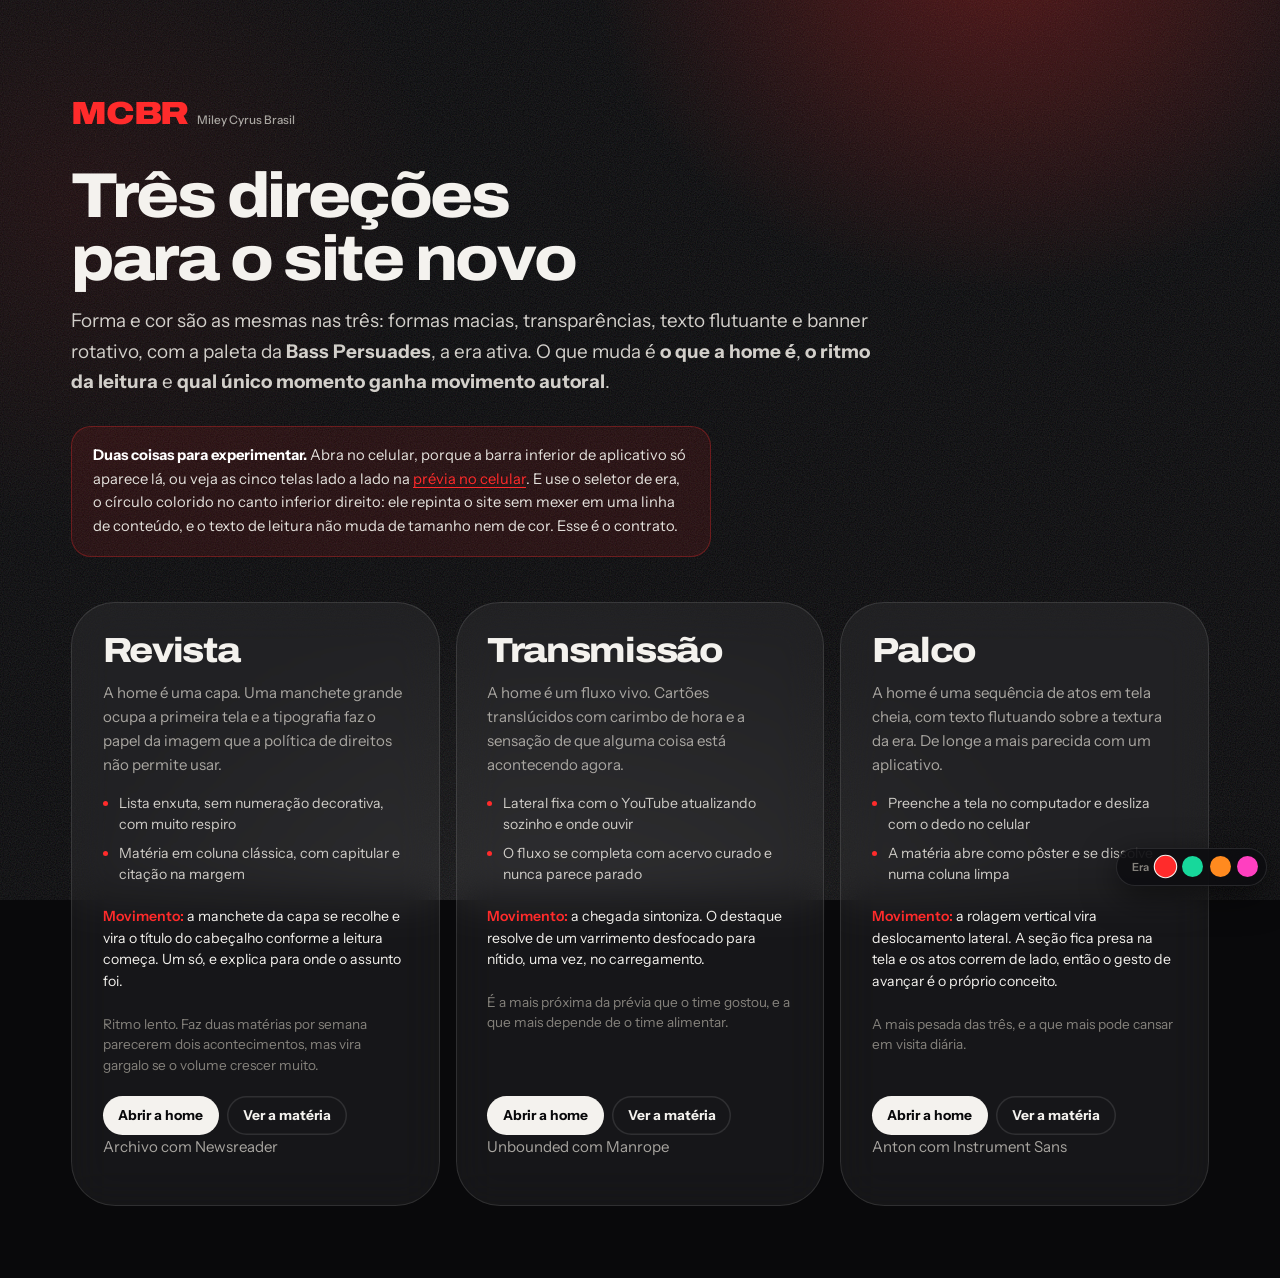
<file: index.html>
<!doctype html>
<html lang="pt-BR" data-era="bass-persuades">
<head>
<meta charset="utf-8">
<meta name="robots" content="noindex, nofollow">
<meta name="viewport" content="width=device-width, initial-scale=1, viewport-fit=cover">
<meta name="theme-color" content="#09090B">
<title>MCBR · Três direções</title>
<link rel="preconnect" href="https://fonts.googleapis.com">
<link rel="preconnect" href="https://fonts.gstatic.com" crossorigin>
<link href="https://fonts.googleapis.com/css2?family=Archivo:wdth,wght@62..125,100..900&family=Instrument+Sans:wght@400..700&display=swap" rel="stylesheet">
<link rel="stylesheet" href="assets/base.css">
<style>
  body { font-family: 'Instrument Sans', ui-sans-serif, system-ui, sans-serif; }
  .env { max-width: 1240px; margin-inline: auto; padding-inline: var(--pad); }
  .capa { padding: clamp(3rem, 10vh, 6rem) 0 clamp(2rem, 5vh, 3rem); }
  .marca b { font-family: 'Archivo', sans-serif; font-size: 2rem; font-variation-settings: 'wdth' 118; }
  h1 {
    font-family: 'Archivo', sans-serif; font-variation-settings: 'wdth' 110;
    font-weight: 800; letter-spacing: -.04em; line-height: 1;
    font-size: clamp(2.1rem, 1.4rem + 3.2vw, 4rem);
    margin: 1.6rem 0 1rem; max-width: 18ch; text-wrap: balance;
  }
  .sub { font-size: clamp(1rem, .94rem + .4vw, 1.18rem); line-height: 1.6; color: #D2CFCA; max-width: 62ch; margin: 0; }
  .aviso {
    margin-top: 1.8rem; padding: 1.1rem 1.3rem; border-radius: var(--r);
    background: rgba(var(--era-rgb), .1); border: 1px solid rgba(var(--era-rgb), .3);
    font-size: .92rem; line-height: 1.6; color: #E4E1DC; max-width: 64ch;
  }
  .aviso b { color: #fff; }
  .aviso a { color: var(--era); text-underline-offset: .2em; }

  .grade { display: grid; grid-template-columns: repeat(auto-fit, minmax(18rem, 1fr)); gap: 1rem; padding-bottom: clamp(3rem, 8vh, 5rem); }
  .cartao {
    display: flex; flex-direction: column;
    padding: clamp(1.3rem, 3vw, 1.9rem);
    border-radius: var(--r-xl);
    background: var(--glass); border: 1px solid var(--line);
    backdrop-filter: blur(20px) saturate(1.4); -webkit-backdrop-filter: blur(20px) saturate(1.4);
    position: relative; overflow: hidden;
    transition: transform .4s var(--ease-out), border-color .35s var(--ease);
  }
  .cartao:hover { transform: translateY(-5px); border-color: rgba(var(--era-rgb), .5); }
  .cartao::after {
    content: ''; pointer-events: none;
    position: absolute; inset: auto -5rem -9rem auto;
    width: 18rem; height: 18rem; border-radius: 50%;
    background: radial-gradient(circle, rgba(var(--era-rgb), .3), transparent 68%);
    opacity: 0; transition: opacity .4s var(--ease);
  }
  .cartao:hover::after { opacity: 1; }
  .cartao > * { position: relative; }
  .cartao h2 {
    font-family: 'Archivo', sans-serif; font-variation-settings: 'wdth' 112;
    font-weight: 800; letter-spacing: -.038em;
    font-size: clamp(1.6rem, 1.3rem + 1.1vw, 2.2rem); line-height: 1; margin: 0 0 .8rem;
  }
  .cartao p { margin: 0 0 1rem; color: var(--paper-2); font-size: .94rem; line-height: 1.6; }
  .cartao ul { list-style: none; margin: 0 0 1.3rem; padding: 0; display: grid; gap: .45rem; }
  .cartao li { font-size: .88rem; color: #CFCCC7; padding-left: 1rem; position: relative; line-height: 1.5; }
  .cartao li::before { content: ''; position: absolute; left: 0; top: .55em; width: 5px; height: 5px; border-radius: 50%; background: var(--era); }
  .cartao .risco { color: var(--paper-3); font-size: .85rem; margin: 0 0 1.3rem; line-height: 1.5; }
  .cartao .momento { font-size: .88rem; color: var(--paper); margin: 0 0 1.3rem; line-height: 1.55; }
  .cartao .momento b { color: var(--era); font-weight: 600; }
  .links { margin-top: auto; display: flex; gap: .5rem; flex-wrap: wrap; }
  .links a { font-size: .86rem; padding: .66em 1.15em; }
  .tipos { font-size: .82rem; color: var(--paper-3); margin-top: 1rem; }
</style>
</head>
<body>
<div class="textura"></div>

<div class="camada env">

  <header class="capa">
    <span class="marca"><b>MCBR</b><span>Miley Cyrus Brasil</span></span>
    <h1>Três direções para o site novo</h1>
    <p class="sub">Forma e cor são as mesmas nas três: formas macias, transparências, texto flutuante e banner rotativo, com a paleta da <b>Bass Persuades</b>, a era ativa. O que muda é <b>o que a home é</b>, <b>o ritmo da leitura</b> e <b>qual único momento ganha movimento autoral</b>.</p>
    <div class="aviso">
      <b>Duas coisas para experimentar.</b> Abra no celular, porque a barra inferior de aplicativo só aparece lá, ou veja as cinco telas lado a lado na <a href="previa-celular.html">prévia no celular</a>. E use o seletor de era, o círculo colorido no canto inferior direito: ele repinta o site sem mexer em uma linha de conteúdo, e o texto de leitura não muda de tamanho nem de cor. Esse é o contrato.
    </div>
  </header>

  <main class="grade">

    <article class="cartao">
      <h2>Revista</h2>
      <p>A home é uma capa. Uma manchete grande ocupa a primeira tela e a tipografia faz o papel da imagem que a política de direitos não permite usar.</p>
      <ul>
        <li>Lista enxuta, sem numeração decorativa, com muito respiro</li>
        <li>Matéria em coluna clássica, com capitular e citação na margem</li>
      </ul>
      <p class="momento"><b>Movimento:</b> a manchete da capa se recolhe e vira o título do cabeçalho conforme a leitura começa. Um só, e explica para onde o assunto foi.</p>
      <p class="risco">Ritmo lento. Faz duas matérias por semana parecerem dois acontecimentos, mas vira gargalo se o volume crescer muito.</p>
      <div class="links">
        <a class="btn" href="revista/index.html">Abrir a home</a>
        <a class="btn vazado" href="revista/materia.html">Ver a matéria</a>
      </div>
      <p class="tipos">Archivo com Newsreader</p>
    </article>

    <article class="cartao">
      <h2>Transmissão</h2>
      <p>A home é um fluxo vivo. Cartões translúcidos com carimbo de hora e a sensação de que alguma coisa está acontecendo agora.</p>
      <ul>
        <li>Lateral fixa com o YouTube atualizando sozinho e onde ouvir</li>
        <li>O fluxo se completa com acervo curado e nunca parece parado</li>
      </ul>
      <p class="momento"><b>Movimento:</b> a chegada sintoniza. O destaque resolve de um varrimento desfocado para nítido, uma vez, no carregamento.</p>
      <p class="risco">É a mais próxima da prévia que o time gostou, e a que mais depende de o time alimentar.</p>
      <div class="links">
        <a class="btn" href="transmissao/index.html">Abrir a home</a>
        <a class="btn vazado" href="transmissao/materia.html">Ver a matéria</a>
      </div>
      <p class="tipos">Unbounded com Manrope</p>
    </article>

    <article class="cartao">
      <h2>Palco</h2>
      <p>A home é uma sequência de atos em tela cheia, com texto flutuando sobre a textura da era. De longe a mais parecida com um aplicativo.</p>
      <ul>
        <li>Preenche a tela no computador e desliza com o dedo no celular</li>
        <li>A matéria abre como pôster e se dissolve numa coluna limpa</li>
      </ul>
      <p class="momento"><b>Movimento:</b> a rolagem vertical vira deslocamento lateral. A seção fica presa na tela e os atos correm de lado, então o gesto de avançar é o próprio conceito.</p>
      <p class="risco">A mais pesada das três, e a que mais pode cansar em visita diária.</p>
      <div class="links">
        <a class="btn" href="palco/index.html">Abrir a home</a>
        <a class="btn vazado" href="palco/materia.html">Ver a matéria</a>
      </div>
      <p class="tipos">Anton com Instrument Sans</p>
    </article>

  </main>

</div>

<script src="assets/conteudo.js"></script>
<script src="assets/comum.js"></script>
</body>
</html>
</file>
<file: assets/base.css>
/* ============================================================
   MCBR · Base compartilhada pelas três direções
   A Era controla APENAS cor, textura de fundo e fonte de título.
   Nunca layout, nunca tamanho ou cor do texto de leitura.
   ============================================================ */

*, *::before, *::after { box-sizing: border-box; }
html {
  -webkit-text-size-adjust: 100%;
  color-scheme: dark;
  scroll-behavior: smooth;
  /* clip, nao hidden: hidden transforma o elemento em container de
     rolagem e quebra o pin do ScrollTrigger. */
  overflow-x: clip;
}
@media (prefers-reduced-motion: reduce) { html { scroll-behavior: auto; } }
body { margin: 0; }
img, svg, video { display: block; max-width: 100%; }
button, input { font: inherit; color: inherit; }
a { color: inherit; }

/* ---------- Tokens fixos ---------- */
:root {
  --ink:      #09090B;
  --ink-1:    #101015;
  --ink-2:    #17171D;
  --paper:    #F4F2EE;
  --paper-2:  #A9A6A1;
  --paper-3:  #85827C;
  --line:     rgba(255,255,255,.11);
  --line-2:   rgba(255,255,255,.055);
  --glass:    rgba(255,255,255,.055);

  --r-sm: 12px;
  --r:    20px;
  --r-lg: 30px;
  --r-xl: 44px;
  --pill: 999px;

  --ease: cubic-bezier(.22,.61,.36,1);
  --ease-out: cubic-bezier(.16,1,.3,1);

  --pad: clamp(1.15rem, 4vw, 3.5rem);
  --maxw: 1720px;

  --sans: 'Inter', ui-sans-serif, system-ui, -apple-system, 'Segoe UI', Roboto, sans-serif;
}

/* ---------- Eras ----------
   Bass Persuades é a Era Ativa: preto e branco de alto contraste com
   vermelho de sinal. Fixada pelo briefing, não escolhida por hábito. */
:root, [data-era="bass-persuades"] {
  --era:      #FF2B2B;
  --era-deep: #8E0512;
  --era-soft: #FF6B5A;
  --era-rgb:  255, 43, 43;
  --era-tex-1: rgba(255, 43, 43, .30);
  --era-tex-2: rgba(255, 43, 43, .08);
  --era-tex-3: rgba(255, 255, 255, .07);
  --era-contraste: #0A0A0C;
}
[data-era="something-beautiful"] {
  --era:      #17D89B; --era-deep: #06614A; --era-soft: #8CF0CF;
  --era-rgb:  23, 216, 155;
  --era-tex-1: rgba(23, 216, 155, .26);
  --era-tex-2: rgba(140, 90, 255, .16);
  --era-tex-3: rgba(255, 255, 255, .07);
  --era-contraste: #04241B;
}
[data-era="endless-summer"] {
  --era:      #FF8A1F; --era-deep: #8A3B00; --era-soft: #FFC978;
  --era-rgb:  255, 138, 31;
  --era-tex-1: rgba(255, 138, 31, .28);
  --era-tex-2: rgba(255, 210, 90, .14);
  --era-tex-3: rgba(255, 255, 255, .07);
  --era-contraste: #2A1200;
}
[data-era="bangerz"] {
  --era:      #FF3FC0; --era-deep: #8C0060; --era-soft: #FFA0E2;
  --era-rgb:  255, 63, 192;
  --era-tex-1: rgba(255, 63, 192, .28);
  --era-tex-2: rgba(120, 90, 255, .18);
  --era-tex-3: rgba(255, 255, 255, .07);
  --era-contraste: #23001A;
}

body {
  background: var(--ink);
  color: var(--paper);
  font-family: var(--sans);
  font-size: 16px;
  line-height: 1.5;
  -webkit-font-smoothing: antialiased;
  text-rendering: optimizeLegibility;
  padding-bottom: env(safe-area-inset-bottom);
}

/* ---------- Superfícies do navegador ----------
   As partes que não desenhamos também carregam o desenho. Cursor,
   seleção, barra de rolagem e algarismos vêm com padrão que não
   pertence a sistema de design nenhum. */
:root { accent-color: var(--era); scrollbar-color: rgba(255,255,255,.2) transparent; }
::selection { background: var(--era); color: var(--era-contraste); }
::-webkit-scrollbar { width: 11px; height: 11px; }
::-webkit-scrollbar-track { background: transparent; }
::-webkit-scrollbar-thumb {
  background: rgba(255,255,255,.16);
  border-radius: var(--pill);
  border: 3px solid var(--ink);
}
::-webkit-scrollbar-thumb:hover { background: rgba(255,255,255,.3); }
input, textarea { caret-color: var(--era); }
time, .tab-num { font-variant-numeric: tabular-nums; }

a, button, [role="button"] {
  touch-action: manipulation;
  -webkit-tap-highlight-color: rgba(var(--era-rgb), .22);
}
:focus-visible { outline: 2px solid var(--era); outline-offset: 3px; border-radius: 4px; }
[id] { scroll-margin-top: 6rem; }

/* Texto só para leitor de tela: avisos de troca de destaque, rótulos
   que a forma já dá ao olho e o teclado ainda precisa ouvir. */
.visualmente-oculto {
  position: absolute; width: 1px; height: 1px; overflow: hidden;
  clip: rect(0 0 0 0); clip-path: inset(50%); white-space: nowrap;
}

/* Pular para o conteúdo: primeira parada do teclado em toda página */
.pular {
  position: fixed; top: .6rem; left: .6rem; z-index: 200;
  transform: translateY(-180%);
  background: var(--paper); color: var(--ink);
  padding: .7em 1.2em; border-radius: var(--pill);
  font-size: .85rem; font-weight: 700; text-decoration: none;
  transition: transform .2s var(--ease-out);
}
.pular:focus-visible { transform: none; }

/* ---------- Texturas de Era ---------- */
.textura {
  position: fixed;
  inset: 0;
  pointer-events: none;
  z-index: 0;
  background:
    radial-gradient(52vw 46vw at 78% -8%,  var(--era-tex-1), transparent 62%),
    radial-gradient(44vw 40vw at 6% 22%,   var(--era-tex-2), transparent 64%),
    radial-gradient(60vw 44vw at 44% 108%, var(--era-tex-3), transparent 66%);
  opacity: .95;
  transition: background 1.1s var(--ease);
}
.textura::after {
  content: '';
  position: absolute;
  inset: 0;
  opacity: .15;
  mix-blend-mode: overlay;
  background-image: url("data:image/svg+xml,%3Csvg xmlns='http://www.w3.org/2000/svg' width='180' height='180'%3E%3Cfilter id='n'%3E%3CfeTurbulence type='fractalNoise' baseFrequency='.85' numOctaves='3'/%3E%3C/filter%3E%3Crect width='180' height='180' filter='url(%23n)'/%3E%3C/svg%3E");
}
.camada { position: relative; z-index: 1; }

/* ---------- Marca ---------- */
.marca { display: inline-flex; align-items: baseline; gap: .55rem; text-decoration: none; }
.marca b {
  font-weight: 900;
  letter-spacing: -.04em;
  color: var(--era);
  transition: color .8s var(--ease);
}
.marca span {
  font-size: .74rem;
  color: var(--paper-2);
  font-weight: 500;
  white-space: nowrap;
}

/* ---------- Categoria ----------
   Taxonomia real do conteúdo (Notícia ou Coluna), não rótulo decorativo. */
.et {
  align-self: flex-start;
  display: inline-block;
  font-size: .74rem;
  font-weight: 700;
  padding: .3em .85em;
  border-radius: var(--pill);
  background: var(--era);
  color: var(--era-contraste);
  transition: background .8s var(--ease);
}
.et[data-cat="Coluna"] {
  background: transparent;
  color: var(--paper);
  box-shadow: inset 0 0 0 1.5px var(--line);
}

/* ---------- Metadados ----------
   Um separador por linha, no máximo. Cadeia de meio-ponto é o tique
   mais reconhecível de página gerada. O tempo de leitura vai para a
   direita, em coluna própria, em vez de virar terceiro item da cadeia. */
.meta {
  font-size: .82rem;
  color: var(--paper-2);
  display: flex;
  gap: .5rem;
  align-items: baseline;
  flex-wrap: wrap;
  font-variant-numeric: tabular-nums;
}
.meta b { font-weight: 600; color: var(--paper); }
.meta .sep { opacity: .38; }
.meta .dur { margin-left: auto; color: var(--paper-3); }

/* ============================================================
   LEITURA — idêntica nas três direções. É o contrato do projeto.
   ============================================================ */
.leitura {
  max-width: min(68ch, 100%);
  margin-inline: auto;
  font-size: clamp(1.0625rem, .97rem + .42vw, 1.1875rem);
  line-height: 1.72;
  color: #E9E6E1;
  text-wrap: pretty;
}
.leitura > p { margin: 0 0 1.45em; }
.leitura > p:first-of-type { font-size: 1.1em; line-height: 1.62; color: var(--paper); }
.leitura strong { color: #FFF; font-weight: 650; }
.leitura em { font-style: italic; }
.leitura a {
  color: var(--era);
  text-underline-offset: .22em;
  text-decoration-thickness: 1px;
}

.leitura h2 {
  margin: 2.5em 0 .7em;
  font-size: clamp(1.28rem, 1.1rem + .7vw, 1.6rem);
  line-height: 1.25;
  letter-spacing: -.02em;
  color: #FFF;
  font-weight: 700;
  text-wrap: balance;
}

.leitura blockquote {
  margin: 2.4em 0;
  padding: 0;
  font-size: clamp(1.25rem, 1.05rem + .85vw, 1.7rem);
  line-height: 1.34;
  letter-spacing: -.022em;
  color: #FFF;
  font-weight: 500;
  text-wrap: balance;
}
.leitura blockquote p { margin: 0 0 .55rem; }
.leitura blockquote::before {
  content: '';
  display: block;
  width: 3.4rem;
  height: 3px;
  background: var(--era);
  border-radius: var(--pill);
  margin-bottom: 1.1rem;
}
.leitura blockquote cite {
  display: block;
  font-size: .82rem;
  font-style: normal;
  color: var(--paper-2);
  font-weight: 600;
}

/* ============================================================
   BLOCOS DO PAINEL DENTRO DA LEITURA
   Um estilo por bloco do WordPress. A coluna de texto continua em
   68ch; só imagem, galeria e vídeo passam disso — e por uma medida
   declarada, não por sangria de tela cheia, que empurra a leitura
   para fora do campo de visão a cada foto.
   ============================================================ */
.leitura {
  /* Quanto cada bloco largo pode ultrapassar a coluna, de cada lado.
     Os 14px descontam a barra de rolagem, que 100vw inclui e o
     conteúdo não tem. */
  --sangra: clamp(0px, (100vw - 2 * var(--pad) - 68ch - 14px) / 2, 15rem);
}

.leitura figure,
.leitura .mt,
.leitura .lista-posts { margin: 2.7em 0; }

.leitura .fig img { width: 100%; height: auto; border-radius: var(--r); }

.leitura figcaption {
  margin-top: .75rem;
  display: flex; gap: .7rem; flex-wrap: wrap; align-items: baseline;
  font-size: .84rem; line-height: 1.5; color: var(--paper-2);
}
.leitura figcaption .cred {
  margin-left: auto;
  font-size: .78rem; letter-spacing: .01em;
  color: var(--paper-3); white-space: nowrap;
}

/* Largura ampla. Sem transform: um elemento grande transformado vira
   camada de composição e o Chrome para de rolar a página por cima. */
.leitura .larga { margin-inline: calc(var(--sangra) * -1); }

.leitura .dupla .par { display: grid; grid-template-columns: 1fr 1fr; gap: .6rem; }
.leitura .dupla .par img { width: 100%; height: 100%; object-fit: cover; border-radius: var(--r); aspect-ratio: 4/3; }
@media (max-width: 620px) { .leitura .dupla .par { grid-template-columns: 1fr; } }

/* Mídia e texto */
.leitura .mt {
  display: grid; grid-template-columns: 1fr 1fr;
  gap: clamp(1rem, 3vw, 2.2rem); align-items: center;
  margin-inline: calc(var(--sangra) * -1);
}
.leitura .mt figure { margin: 0; }
.leitura .mt img { width: 100%; border-radius: var(--r); }
.leitura .mt[data-lado="dir"] figure { order: 2; }
.leitura .mt-txt h3 {
  margin: 0 0 .5rem;
  font-size: 1.05em; line-height: 1.25; letter-spacing: -.015em;
  color: #FFF; font-weight: 700; text-wrap: balance;
}
.leitura .mt-txt p { margin: 0; font-size: .95em; line-height: 1.62; }
@media (max-width: 720px) {
  .leitura .mt { grid-template-columns: 1fr; }
  .leitura .mt[data-lado="dir"] figure { order: 0; }
}

/* Separador */
.leitura hr.sep {
  border: 0; width: 5.5rem; height: 1px; margin: 3.4em auto;
  background: linear-gradient(90deg, transparent, var(--line), transparent);
  position: relative; overflow: visible;
}
.leitura hr.sep::after {
  content: ''; position: absolute; left: 50%; top: 50%;
  width: 5px; height: 5px; margin: -2.5px 0 0 -2.5px;
  border-radius: 50%; background: var(--era);
  box-shadow: 0 0 12px rgba(var(--era-rgb), .9);
}

/* ---------- Embeds ---------- */
.leitura .embed { margin: 2.7em 0; }
.leitura .embed.video { margin-inline: calc(var(--sangra) * -1); }

.video-capa {
  display: block; position: relative; width: 100%; padding: 0; border: 0;
  background: #000; border-radius: var(--r); overflow: hidden;
  cursor: pointer; aspect-ratio: 16 / 9;
}
.video-capa img {
  width: 100%; height: 100%; object-fit: cover; opacity: .8;
  transition: opacity .45s var(--ease), transform .8s var(--ease-out);
}
.video-capa:hover img { opacity: 1; transform: scale(1.035); }
.video-play {
  position: absolute; left: 50%; top: 50%; transform: translate(-50%, -50%);
  width: 76px; height: 54px; border-radius: 16px;
  background: var(--era); color: var(--era-contraste);
  display: grid; place-items: center;
  box-shadow: 0 10px 40px rgba(var(--era-rgb), .5);
  transition: transform .35s var(--ease-out);
}
.video-capa:hover .video-play { transform: translate(-50%, -50%) scale(1.07); }
.video-play svg { width: 36px; height: 36px; }
.embed.video iframe { width: 100%; aspect-ratio: 16 / 9; border: 0; border-radius: var(--r); display: block; }
.embed.audio iframe {
  border: 0; border-radius: var(--r); display: block; width: 100%;
  /* Fundo proprio: embed lento nao pode parecer buraco na pagina. */
  background: var(--ink-2); box-shadow: inset 0 0 0 1px var(--line);
}

/* Fachada de rede social. O conteúdo fica na origem; a caixa mostra
   o recorte e leva ao original. */
.embed.social .embed-box {
  display: block; text-decoration: none;
  padding: 1.1rem 1.2rem; border-radius: var(--r);
  border: 1px solid var(--line); background: var(--glass);
  transition: border-color .3s var(--ease), background .3s var(--ease);
}
.embed.social .embed-box { color: var(--paper); }
.embed.social .embed-box:hover { border-color: var(--era); background: rgba(255,255,255,.075); }
.embed-topo { display: flex; align-items: center; gap: .75rem; margin-bottom: .85rem; }
.embed-av {
  width: 38px; height: 38px; border-radius: 50%; flex: none;
  background: var(--ink-2);
  box-shadow: inset 0 0 0 1.5px rgba(var(--era-rgb), .6);
  display: grid; place-items: center;
  font-weight: 800; font-size: .92rem; color: var(--era);
}
.embed-quem { display: flex; flex-direction: column; line-height: 1.25; }
.embed-quem b { font-size: .93rem; }
.embed-quem span { font-size: .8rem; color: var(--paper-2); }
.embed-marca { margin-left: auto; color: var(--paper-2); }
.embed-marca svg { width: 20px; height: 20px; }
.embed-txt { margin: 0 0 .9rem; font-size: 1rem; line-height: 1.55; color: var(--paper); }
.embed-foto { border-radius: var(--r-sm); overflow: hidden; margin-bottom: .9rem; }
.embed-foto img { width: 100%; aspect-ratio: 16 / 10; object-fit: cover; }
.embed-pe { display: flex; gap: .8rem; align-items: baseline; font-size: .78rem; color: var(--paper-3); }
.embed-ir { margin-left: auto; color: var(--era); font-weight: 600; }

/* ---------- Lista de posts ---------- */
.lista-posts {
  border: 1px solid var(--line); border-radius: var(--r);
  padding: clamp(1rem, 2.4vw, 1.5rem);
  background: linear-gradient(180deg, rgba(255,255,255,.045), rgba(255,255,255,.012));
}
.lista-posts h3 {
  margin: 0 0 .8rem; font-size: .74rem; font-weight: 700;
  letter-spacing: .15em; text-transform: uppercase; color: var(--era);
}
.lista-posts ol { list-style: none; margin: 0; padding: 0; }
.lista-posts li + li { border-top: 1px solid var(--line-2); }
.lista-posts a { display: flex; gap: .9rem; align-items: center; padding: .8rem 0; text-decoration: none; }
.lp-foto { width: 68px; height: 50px; border-radius: 10px; overflow: hidden; flex: none; }
.lp-foto img { width: 100%; height: 100%; object-fit: cover; }
.lp-txt { display: flex; flex-direction: column; gap: .18rem; }
.lp-txt b { font-size: .95rem; font-weight: 600; line-height: 1.32; color: var(--paper); transition: color .25s var(--ease); }
.lp-txt small { font-size: .76rem; color: var(--paper-3); }
.lista-posts a:hover b { color: var(--era); }

/* ---------- Progresso de leitura ---------- */
.progresso {
  position: fixed; top: 0; left: 0; height: 2px; width: 0;
  background: var(--era); z-index: 90;
  box-shadow: 0 0 14px rgba(var(--era-rgb), .8);
  transition: background .8s var(--ease);
}

/* ---------- Mutirão de votação ---------- */
.mutirao {
  display: flex; align-items: center; justify-content: center;
  gap: .9rem; flex-wrap: wrap;
  padding: .7rem var(--pad);
  background: var(--era);
  color: var(--era-contraste);
  font-size: .88rem;
  font-weight: 600;
  text-align: center;
  transition: background .8s var(--ease);
}
.mutirao .rel {
  font-variant-numeric: tabular-nums;
  background: rgba(0,0,0,.22);
  padding: .16em .6em;
  border-radius: var(--pill);
  font-size: .84em;
}
.mutirao a {
  background: var(--ink);
  color: var(--paper);
  text-decoration: none;
  padding: .42em 1.15em;
  border-radius: var(--pill);
  font-weight: 700;
  font-size: .88em;
  white-space: nowrap;
  transition: transform .2s var(--ease-out);
}
.mutirao a:hover { transform: translateY(-1px); }
.mutirao a:active { transform: translateY(0) scale(.98); }

/* ---------- Bloco institucional ---------- */
.inst {
  position: relative;
  overflow: hidden;
  border-radius: var(--r-xl);
  padding: clamp(1.6rem, 4vw, 3.2rem);
  background: linear-gradient(135deg, rgba(var(--era-rgb), .16), rgba(255,255,255,.035));
  border: 1px solid var(--line);
  transition: background .8s var(--ease);
}
.inst::after {
  content: '';
  pointer-events: none;
  position: absolute;
  width: 26rem; height: 26rem;
  right: -7rem; top: -10rem;
  border-radius: 50%;
  background: radial-gradient(circle, rgba(var(--era-rgb), .34), transparent 68%);
}
.inst > * { position: relative; }
.inst h3 {
  margin: 0 0 .7rem;
  font-size: clamp(1.5rem, 1.1rem + 1.8vw, 2.5rem);
  line-height: 1.06;
  letter-spacing: -.035em;
  text-wrap: balance;
}
.inst p { margin: 0 0 1.4rem; color: #DEDBD6; max-width: 46ch; line-height: 1.6; }

.btn {
  display: inline-flex; align-items: center; gap: .55rem;
  padding: .82em 1.5em;
  border-radius: var(--pill);
  background: var(--paper);
  color: var(--ink);
  text-decoration: none;
  font-weight: 700;
  font-size: .9rem;
  border: 0;
  cursor: pointer;
  white-space: nowrap;
  transition: transform .25s var(--ease-out), box-shadow .25s var(--ease), background .25s var(--ease);
}
.btn:hover { transform: translateY(-2px); box-shadow: 0 10px 30px rgba(0,0,0,.45); }
.btn:active { transform: translateY(0) scale(.98); }
.btn.vazado {
  background: transparent;
  color: var(--paper);
  box-shadow: inset 0 0 0 1.5px var(--line);
}
.btn.vazado:hover { box-shadow: inset 0 0 0 1.5px var(--era), 0 10px 30px rgba(0,0,0,.4); }

/* ---------- Canais ---------- */
.canais { display: flex; gap: .55rem; flex-wrap: wrap; }
.canal {
  display: inline-flex; align-items: center; gap: .5rem;
  padding: .6em 1em;
  border-radius: var(--pill);
  background: var(--glass);
  border: 1px solid var(--line);
  font-size: .86rem;
  font-weight: 600;
  text-decoration: none;
  color: var(--paper);
  transition: border-color .25s var(--ease), transform .25s var(--ease-out);
}
.canal:hover { border-color: var(--era); transform: translateY(-2px); }
.canal:active { transform: translateY(0) scale(.98); }
.canal .pt { width: 6px; height: 6px; border-radius: 50%; background: var(--era); }

/* ---------- Rodapé ---------- */
.rodape {
  border-top: 1px solid var(--line-2);
  margin-top: clamp(3rem, 8vw, 7rem);
  padding: clamp(2rem, 5vw, 3.5rem) var(--pad) 7rem;
  color: var(--paper-3);
  font-size: .84rem;
}
.rodape-in { max-width: var(--maxw); margin-inline: auto; display: flex; gap: 1.5rem; flex-wrap: wrap; justify-content: space-between; align-items: center; }

/* ---------- Navegação inferior no celular ---------- */
.tabbar { display: none; }
@media (max-width: 860px) {
  .tabbar {
    position: fixed;
    left: .6rem; right: .6rem;
    bottom: calc(.6rem + env(safe-area-inset-bottom));
    z-index: 80;
    display: grid;
    grid-auto-flow: column;
    grid-auto-columns: 1fr;
    padding: .4rem;
    border-radius: var(--r-lg);
    background: rgba(14,14,18,.8);
    border: 1px solid var(--line);
    backdrop-filter: blur(26px) saturate(1.6);
    -webkit-backdrop-filter: blur(26px) saturate(1.6);
    box-shadow: 0 14px 40px rgba(0,0,0,.55);
  }
  .tabbar a {
    display: flex; flex-direction: column; align-items: center; gap: .2rem;
    padding: .5rem .2rem;
    border-radius: var(--r-sm);
    text-decoration: none;
    /* Piso de 11px: abaixo disso rótulo de navegação falha em tela de
       alta densidade e encolhe o alvo de toque. */
    font-size: .7rem;
    font-weight: 600;
    color: var(--paper-3);
  }
  .tabbar a.on { color: var(--paper); background: rgba(255,255,255,.07); }
  .tabbar a.on svg { color: var(--era); }
  .tabbar svg { width: 20px; height: 20px; }
  /* Espaço para a barra inferior e para os andaimes do protótipo. */
  body { padding-bottom: calc(9.5rem + env(safe-area-inset-bottom)); }
}

/* ---------- Andaimes do protótipo (não existem no site final) ---------- */
.eras-ctrl {
  position: fixed;
  right: .8rem;
  bottom: .9rem;
  z-index: 95;
  display: flex;
  align-items: center;
  gap: .4rem;
  padding: .45rem .5rem;
  border-radius: var(--pill);
  background: rgba(12,12,16,.86);
  border: 1px solid var(--line);
  backdrop-filter: blur(20px);
  -webkit-backdrop-filter: blur(20px);
  box-shadow: 0 10px 34px rgba(0,0,0,.55);
}
.eras-ctrl small {
  font-size: .7rem;
  color: var(--paper-3);
  font-weight: 600;
  padding-left: .4rem;
}
.eras-ctrl button {
  width: 21px; height: 21px;
  border-radius: 50%;
  border: 1.5px solid transparent;
  background: var(--c);
  cursor: pointer;
  padding: 0;
  transition: transform .25s var(--ease-out), border-color .25s var(--ease);
}
.eras-ctrl button:hover { transform: scale(1.18); }
.eras-ctrl button[aria-pressed="true"] { border-color: var(--paper); transform: scale(1.12); }

.voltar-proto {
  position: fixed; left: .8rem; bottom: .9rem; z-index: 95;
  font-size: .8rem; font-weight: 600;
  padding: .6rem 1rem; border-radius: var(--pill); text-decoration: none;
  background: rgba(12,12,16,.86); border: 1px solid var(--line); color: var(--paper-2);
  backdrop-filter: blur(20px); -webkit-backdrop-filter: blur(20px);
  transition: color .25s var(--ease), border-color .25s var(--ease);
}
.voltar-proto:hover { color: var(--paper); border-color: var(--era); }
@media (max-width: 860px) {
  .eras-ctrl, .voltar-proto { bottom: calc(5.3rem + env(safe-area-inset-bottom)); }
}

/* O conteúdo é visível por padrão. O GSAP define o estado inicial só
   quando roda, para que um script quebrado nunca esconda a página. */
@media (prefers-reduced-motion: reduce) {
  *, *::before, *::after {
    animation-duration: .01ms !important;
    animation-iteration-count: 1 !important;
    transition-duration: .01ms !important;
  }
}
</file>
